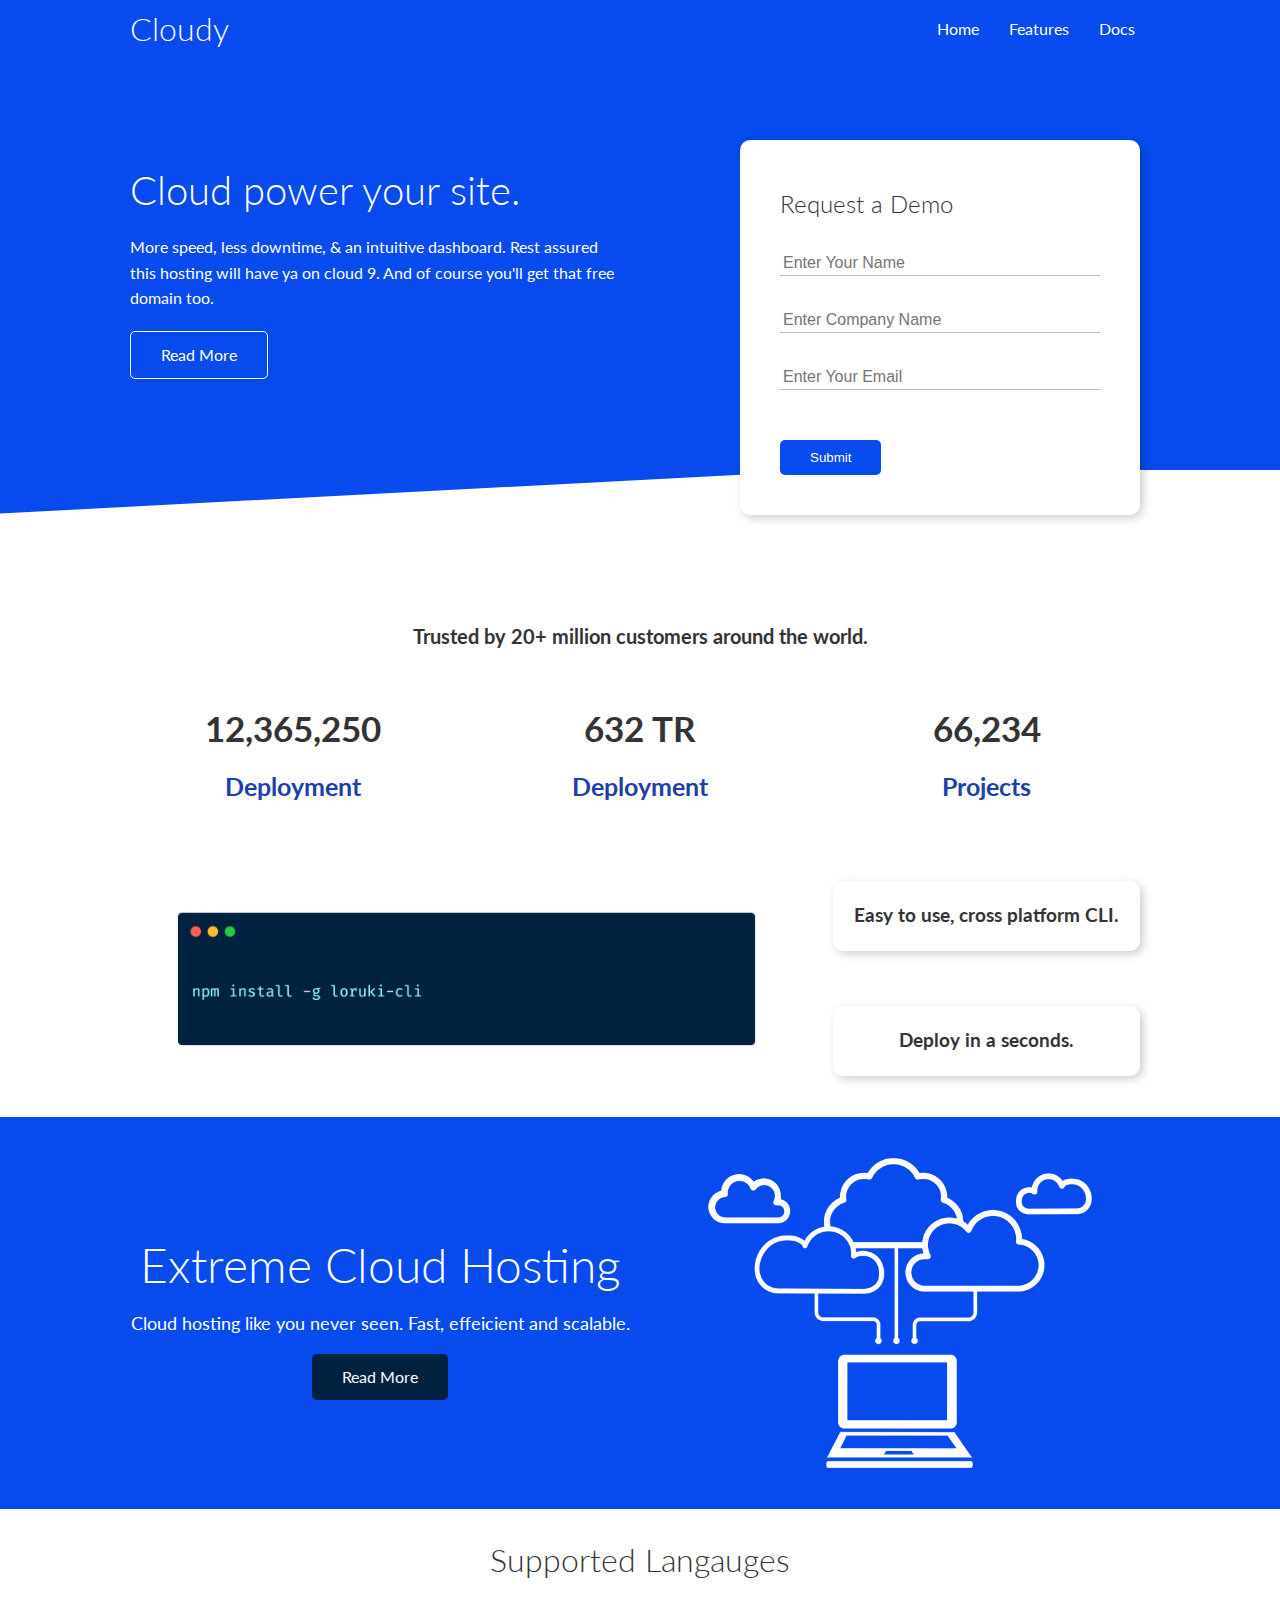
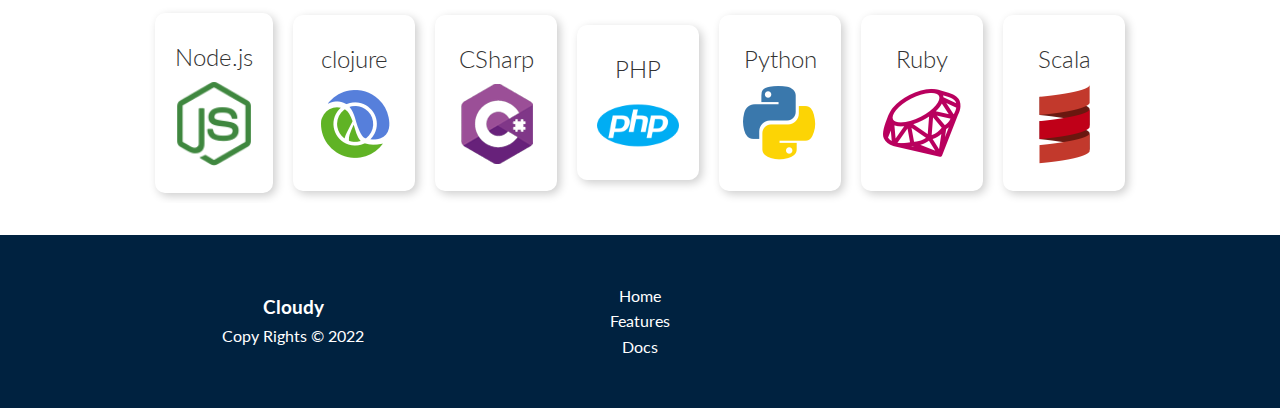
<file: index.html>
<!DOCTYPE html>
<html lang="en">
<head>
    <meta charset="UTF-8">
    <meta http-equiv="X-UA-Compatible" content="IE=edge">
    <meta name="viewport" content="width=device-width, initial-scale=1.0">
    <link rel="stylesheet" href="https://cdnjs.cloudflare.com/ajax/libs/font-awesome/6.1.1/css/all.min.css" integrity="sha512-KfkfwYDsLkIlwQp6LFnl8zNdLGxu9YAA1QvwINks4PhcElQSvqcyVLLD9aMhXd13uQjoXtEKNosOWaZqXgel0g==" crossorigin="anonymous" referrerpolicy="no-referrer" />
    <link rel="stylesheet" href="css/utilitiies.css">
    <link rel="stylesheet" href="css/style.css">
    <title>Cloudy | Cloud Hosting Services</title>
</head>
<body>
    <!-- Navbar-->
    <header class="navbar">
        <div class="container flex">
            <h1 class="logo"> Cloudy</h1>
            <nav>
                <ul>
                    <li><a href="index.html">Home</a></li>
                    <li><a href="features.html">Features</a></li>
                    <li><a href="docs.html">Docs</a></li>
                </ul>
            </nav>
        </div>
    </header>
    <main>
        <!-- Showcase-->
        <section class="showcase">
            <div class="container grid">
                <div class="showcase-text">
                    <h1>Cloud power your site.</h1>
                    <p>More speed, less downtime, & an intuitive dashboard. Rest assured this hosting will have ya on cloud 9.
                        And of course you'll get that free domain too.</p>
                    <a href="features.html" class="btn btn-outline">Read More</a>
                </div>
                <div class="showcase-form card">
                    <h2>Request a Demo</h2>
                    <form action="#" data-netlify="true"  method="POST" name="contact"
                    data-netlify-recaptcha="true">
                        <input type="hidden" name="form-name" value="contact">
                        <div class="form-control">
                            <input type="text" name="name" required placeholder="Enter Your Name">
                        </div>
                        <div class="form-control">
                            <input type="text" name="company" required placeholder="Enter Company Name">
                        </div>
                        <div class="form-control">
                            <input type="email" name="email" required placeholder="Enter Your Email">
                        </div>
                        <div data-netlify-recaptcha="true"></div>
                        <input type="submit" value="Submit"class="btn btn-primary">
                    </form>
                </div>
            </div>
        </section>
        <!-- Stats-->
        <section class="stats">
            <div class="container">
                <h3 class="stats-heading text-center my-1">
                    Trusted by 20+ million customers around the world.
                </h3>
                <div class="grid grid-3 text-center my-4">
                    <div>
                        <i class="fas fa-server fa-3x"></i>
                        <h3>12,365,250</h3>
                        <p class="text-secondary">
                            Deployment
                        </p>
                    </div>
                    <div>
                        <i class="fas fa-upload fa-3x"></i>
                        <h3>632 TR</h3>
                        <p class="text-secondary">
                            Deployment
                        </p>
                    </div>
                    <div>
                        <i class="fas fa-project-diagram fa-3x"></i>
                        <h3>66,234</h3>
                        <p class="text-secondary">
                            Projects
                        </p>
                    </div>
                </div>
            </div>
        </section>
        <!-- CLI-->
        <section class="cli">
            <div class="container grid">
                <img src="images/cli.png" alt="CLI IMAGE">
                <div class="card text-center">
                    <h3>Easy to use, cross platform CLI.</h3>
                </div>
                <div class="card text-center">
                    <h3>Deploy in a seconds.</h3>
                </div>
            </div>
        </section>
        <!-- Cloud-->
        <section class="cloud bg-primary my-2 py-2">
            <div class="container grid">
                <div class="text-center">
                    <h2 class="lg">Extreme Cloud Hosting</h2>
                    <p class="lead my-1">Cloud hosting like you never seen.
                        Fast, effeicient and scalable.
                    </p>
                        <a href="features.html" class="btn btn-dark">Read More</a>
                </div>
                <img src="images/cloud.png" alt="Cloud Image">
            </div>
        </section>
        <!-- Languages --> 
        <section class="languages my-3">
            <h2 class="md text-center my-2">
                Supported Langauges
            </h2>
            <div class="container flex">
                <div class="card">
                    <h2 class="text-center">Node.js</h2>
                    <img src="images/logos/node.png" alt="">
                </div>
                <div class="card">
                    <h2 class="text-center">clojure</h2>
                    <img src="images/logos/clojure.png" alt="">
                </div>
                <div class="card">
                    <h2 class="text-center">CSharp</h2>
                    <img src="images/logos/csharp.png" alt="">
                </div>
                <div class="card">
                    <h2 class="text-center">PHP</h2>
                    <img src="images/logos/php.png" alt="">
                </div>
                <div class="card">
                    <h2 class="text-center">Python</h2>
                    <img src="images/logos/python.png" alt="">
                </div>
                <div class="card">
                    <h2 class="text-center">Ruby</h2>
                    <img src="images/logos/ruby.png" alt="">
                </div>
                <div class="card">
                    <h2 class="text-center">Scala</h2>
                    <img src="images/logos/scala.png" alt="">
                </div>
            </div>
        </section>
    </main>
    <footer class="footer bg-dark py-4">
        <div class="container grid grid-3">
            <div class="text-center">
                <h3>Cloudy</h3>
                <div>Copy Rights &copy; 2022</div>
            </div>
            <nav class="text-center">
                <ul>
                    <li><a href="index.html">Home</a></li>
                    <li><a href="features.html">Features</a></li>
                    <li><a href="docs.html">Docs</a></li>
                </ul>
            </nav>
            <div class="social text-center">
                <a href="#"><i class="fab fa-facebook fa-2x"></i></a>
                <a href="#"><i class="fab fa-twitter fa-2x"></i></a>
                <a href="#"><i class="fab fa-github fa-2x"></i></a>
                <a href="#"><i class="fab fab fa-linkedin fa-2x"></i></a>
            </div>
        </div>

    </footer>
</body>
</html>
</file>
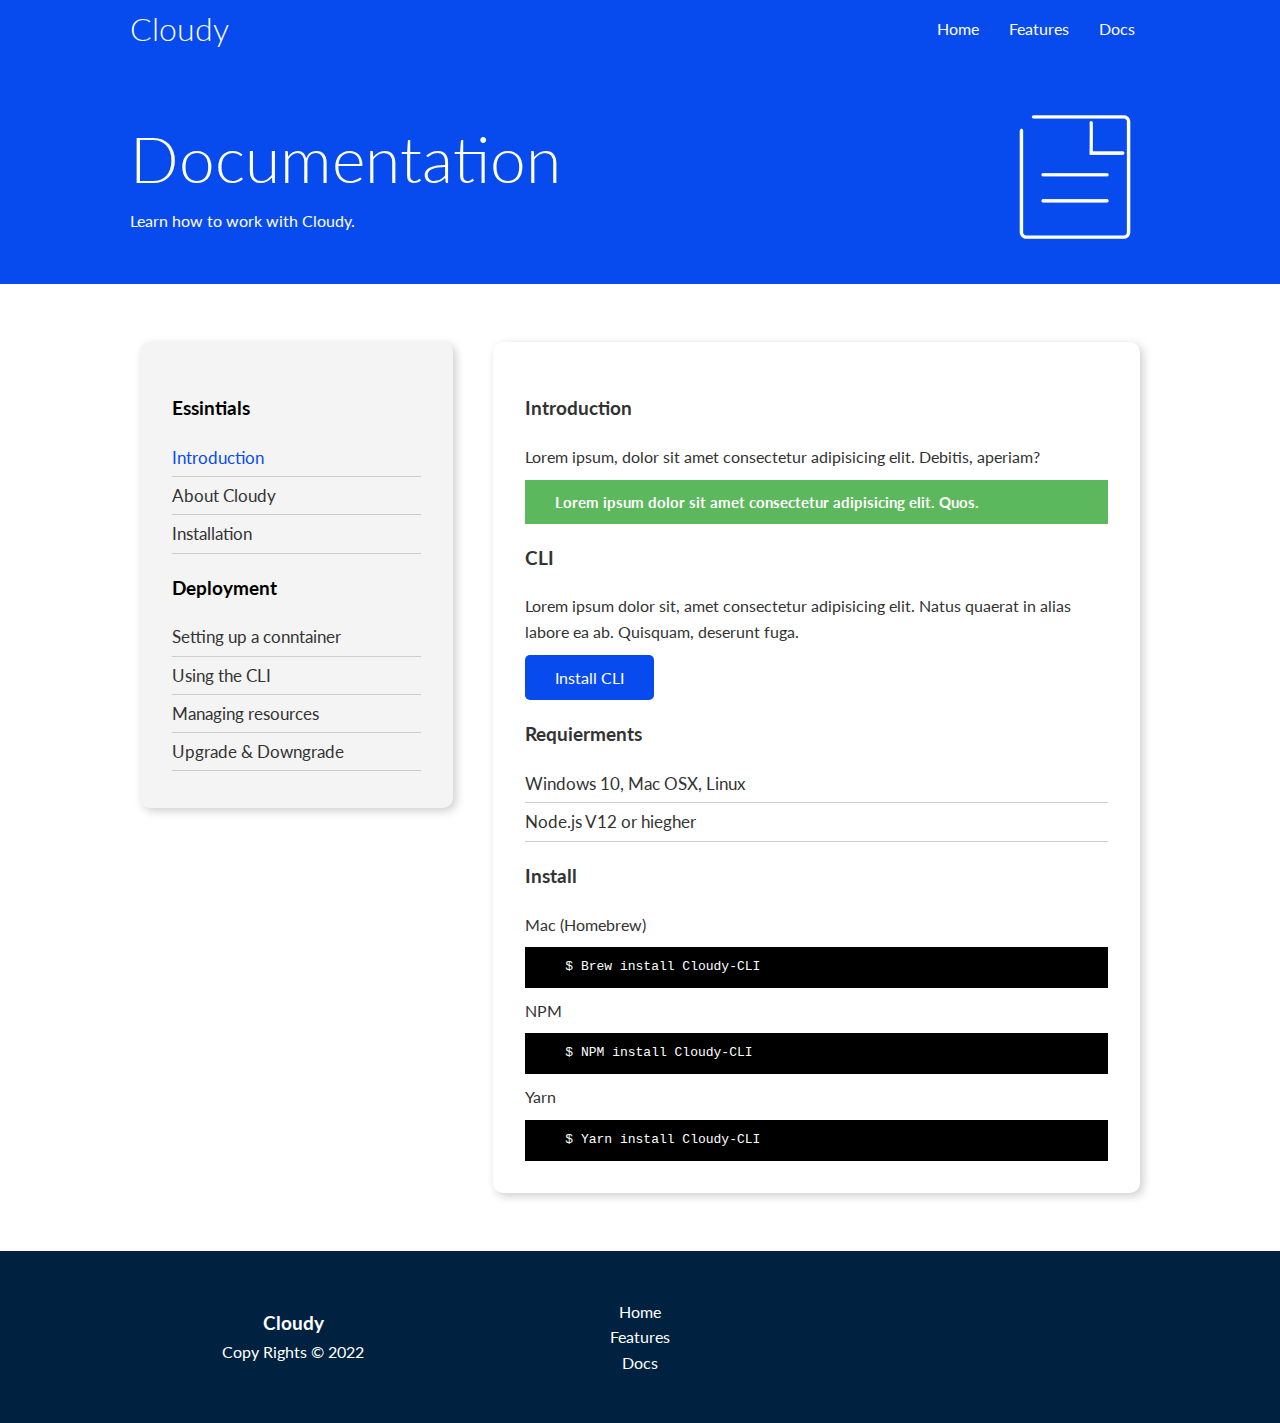
<file: docs.html>
<!DOCTYPE html>
<html lang="en">
<head>
    <meta charset="UTF-8">
    <meta http-equiv="X-UA-Compatible" content="IE=edge">
    <meta name="viewport" content="width=device-width, initial-scale=1.0">
    <link rel="stylesheet" href="https://cdnjs.cloudflare.com/ajax/libs/font-awesome/6.1.1/css/all.min.css" integrity="sha512-KfkfwYDsLkIlwQp6LFnl8zNdLGxu9YAA1QvwINks4PhcElQSvqcyVLLD9aMhXd13uQjoXtEKNosOWaZqXgel0g==" crossorigin="anonymous" referrerpolicy="no-referrer" />
    <link rel="stylesheet" href="css/utilitiies.css">
    <link rel="stylesheet" href="css/style.css">
    <title>Cloudy | Cloud Hosting Services</title>
</head>
<body>
    <!-- Navbar-->
    <header class="navbar">
        <div class="container flex">
            <h1 class="logo"> Cloudy</h1>
            <nav>
                <ul>
                    <li><a href="index.html">Home</a></li>
                    <li><a href="features.html">Features</a></li>
                    <li><a href="docs.html">Docs</a></li>
                </ul>
            </nav>
        </div>
    </header>
    <main>
        <section class="docs-head bg-primary py-3">
            <div class="container grid">
                <div class="text">
                    <h1 class="xl">
                        Documentation
                    </h1>
                    <p>
                        Learn how to work with Cloudy.
                    </p>
                </div>
                <img src="images/docs.png" alt="documentation photo">
            </div>
        </section>
        <!--Main head-->
        <section class="docs-mainhead py-4">
            <div class="container grid">
                <div class="left card bg-light p-3">
                    <h3>Essintials</h3>
                    <nav>
                        <ul>
                            <li><a class="text-primary" href="#">Introduction</a></li>
                            <li><a href="#">About Cloudy</a></li>
                            <li><a href="#">Installation</a></li>
                        </ul>
                    </nav>
                    <h3>Deployment</h3>
                    <nav>
                        <ul>
                            <li><a href="#">Setting up a conntainer</a></li>
                            <li><a href="#">Using the CLI</a></li>
                            <li><a href="#">Managing resources</a></li>
                            <li><a href="#">Upgrade & Downgrade</a></li>

                        </ul>
                    </nav>
                </div>
                <div class="right card p-3">
                    <h3>Introduction</h3>
                    <p>Lorem ipsum, dolor sit amet consectetur adipisicing elit.
                         Debitis, aperiam?</p>
                         <div class="alert alert-success">
                             <i class="fas fa-info"></i>
                             Lorem ipsum dolor sit amet consectetur adipisicing elit.
                              Quos.
                         </div>
                         <h3>CLI</h3>
                         <p>Lorem ipsum dolor sit, amet consectetur adipisicing elit. 
                             Natus quaerat in alias labore ea ab. Quisquam, deserunt fuga.</p>
                         <a href="#" class="btn btn-primary">Install CLI</a>
                         <h3>Requierments</h3>
                         <nav>
                             <ul>
                                 <li>Windows 10, Mac OSX, Linux </li>
                                 <li>Node.js V12 or hiegher</li>
                             </ul>
                         </nav>
                         <h3>Install</h3>
                         <p>Mac (Homebrew)</p>
                         <pre><code>$ Brew install Cloudy-CLI</code></pre>
                         <p>NPM</p>
                         <pre><code>$ NPM install Cloudy-CLI</code></pre>
                         <p>Yarn</p>
                         <pre><code>$ Yarn install Cloudy-CLI</code></pre>
                </div>
            </div>
        </section>
    </main>
    <footer class="footer bg-dark py-4">
        <div class="container grid grid-3">
            <div class="text-center">
                <h3>Cloudy</h3>
                <div>Copy Rights &copy; 2022</div>
            </div>
            <nav class="text-center">
                <ul>
                    <li><a href="index.html">Home</a></li>
                    <li><a href="features.html">Features</a></li>
                    <li><a href="docs.html">Docs</a></li>
                </ul>
            </nav>
            <div class="social text-center">
                <a href="#"><i class="fab fa-facebook fa-2x"></i></a>
                <a href="#"><i class="fab fa-twitter fa-2x"></i></a>
                <a href="#"><i class="fab fa-github fa-2x"></i></a>
                <a href="#"><i class="fab fab fa-linkedin fa-2x"></i></a>
            </div>
        </div>

    </footer>
</body>
</html>
</file>
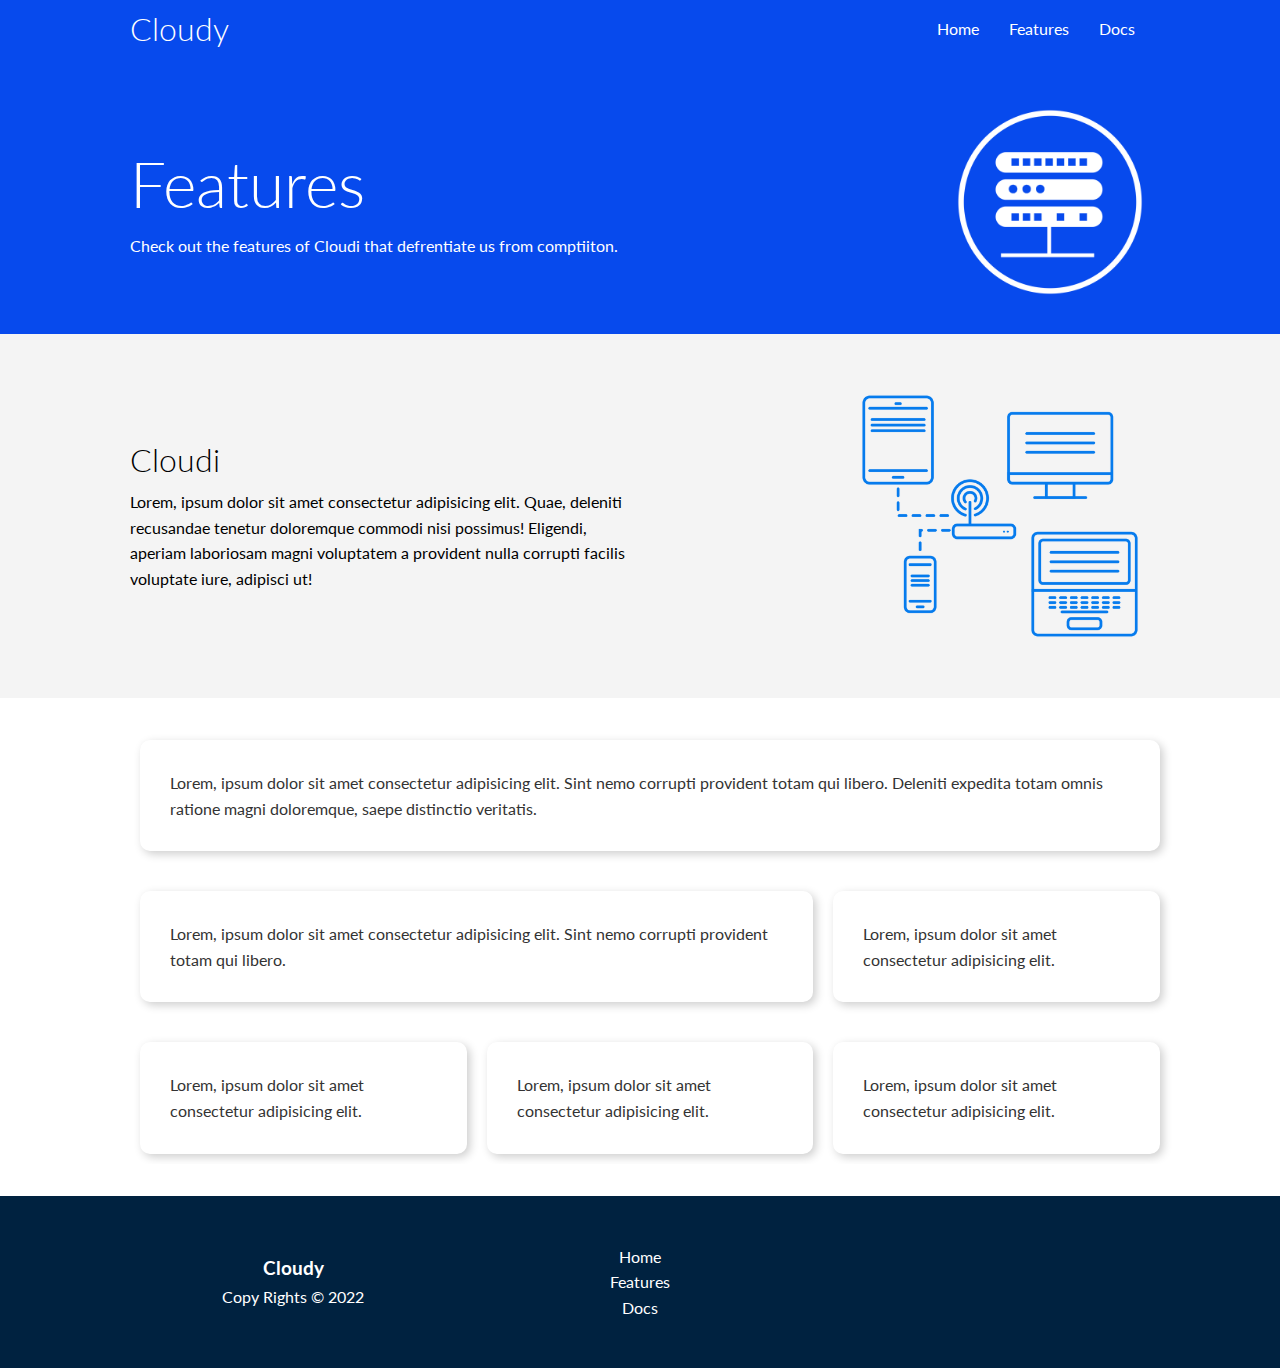
<file: features.html>
<!DOCTYPE html>
<html lang="en">
<head>
    <meta charset="UTF-8">
    <meta http-equiv="X-UA-Compatible" content="IE=edge">
    <meta name="viewport" content="width=device-width, initial-scale=1.0">
    <link rel="stylesheet" href="https://cdnjs.cloudflare.com/ajax/libs/font-awesome/6.1.1/css/all.min.css" integrity="sha512-KfkfwYDsLkIlwQp6LFnl8zNdLGxu9YAA1QvwINks4PhcElQSvqcyVLLD9aMhXd13uQjoXtEKNosOWaZqXgel0g==" crossorigin="anonymous" referrerpolicy="no-referrer" />
    <link rel="stylesheet" href="css/utilitiies.css">
    <link rel="stylesheet" href="css/style.css">
    <title>Cloudy | Cloud Hosting Services</title>
</head>
<body>
    <!-- Navbar-->
    <header class="navbar">
        <div class="container flex">
            <h1 class="logo"> Cloudy</h1>
            <nav>
                <ul>
                    <li><a href="index.html">Home</a></li>
                    <li><a href="features.html">Features</a></li>
                    <li><a href="docs.html">Docs</a></li>
                </ul>
            </nav>
        </div>
    </header>
    <main>
        <section class="features-head bg-primary py-3">
            <div class="container grid">
                <div class="text">
                    <h1 class="xl">
                        Features
                    </h1>
                    <p>
                        Check out the features of Cloudi that defrentiate us from
                        comptiiton.
                    </p>
                </div>
                <img src="images/server.png" alt="server photo">
            </div>
        </section>
        <section class="features-subhead py-3 bg-light">
            <div class="container grid">
                <div class="text">
                    <h1 class="md">Cloudi</h1>
                    <p>
                        Lorem, ipsum dolor sit amet consectetur adipisicing elit.
                         Quae, deleniti recusandae tenetur doloremque commodi nisi 
                         possimus! Eligendi, aperiam laboriosam magni voluptatem a 
                         provident nulla corrupti facilis voluptate iure, adipisci ut!
                    </p>
                </div>
                <img src="images/server2.png" alt="server image">
            </div>
        </section>
        <section class="features-info py-3">
            <div class="container grid">
                <div class="card first flex">
                    <i class="fas fa-server fa-3x"></i>
                    <p>Lorem, ipsum dolor sit amet consectetur adipisicing elit. Sint nemo corrupti 
                        provident totam qui libero. Deleniti expedita totam omnis ratione magni 
                        doloremque, saepe distinctio veritatis.</p>
                </div>
                <div class="card second flex">
                    <i class="fas fab fas fa-network-wired fa-3x"></i>
                    <p>Lorem, ipsum dolor sit amet consectetur adipisicing elit. Sint nemo corrupti 
                        provident totam qui libero.</p>
                </div>
                <div class="card third flex">
                    <i class="fas fas fas fa-code fa-3x"></i>
                    <p>Lorem, ipsum dolor sit amet consectetur adipisicing elit.</p>
                </div>
                <div class="card fourth flex">
                    <i class="fas fas fab fas fa-upload fa-3x"></i>
                    <p>Lorem, ipsum dolor sit amet consectetur adipisicing elit.</p>
                </div>
                <div class="card fifth flex">
                    <i class="fas fas fab fas fa-power-off fa-3x"></i>
                    <p>Lorem, ipsum dolor sit amet consectetur adipisicing elit.</p>
                </div>
                <div class="card third flex">
                    <i class="fas fas fa-database fa-3x"></i>
                    <p>Lorem, ipsum dolor sit amet consectetur adipisicing elit.</p>
                </div>
            </div>      
        
        </section>
    </main>
    <footer class="footer bg-dark py-4">
        <div class="container grid grid-3">
            <div class="text-center">
                <h3>Cloudy</h3>
                <div>Copy Rights &copy; 2022</div>
            </div>
            <nav class="text-center">
                <ul>
                    <li><a href="index.html">Home</a></li>
                    <li><a href="features.html">Features</a></li>
                    <li><a href="docs.html">Docs</a></li>
                </ul>
            </nav>
            <div class="social text-center">
                <a href="#"><i class="fab fa-facebook fa-2x"></i></a>
                <a href="#"><i class="fab fa-twitter fa-2x"></i></a>
                <a href="#"><i class="fab fa-github fa-2x"></i></a>
                <a href="#"><i class="fab fab fa-linkedin fa-2x"></i></a>
            </div>
        </div>

    </footer>
</body>
</html>
</file>
<file: css/utilitiies.css>
.container {
    max-width: 1100px;
    margin: 0 auto;
    padding: 0 40px;
    overflow: auto;
}

.flex {
    display: flex;
    width: 100%;
    justify-content: center;
    align-items: center;
}
.grid {
    display: grid;
    grid-template-columns: repeat(2, 1fr);
    gap: 20px;
    height: 100%;
    justify-content: center;
    align-items: center;
}
.grid-3{
    grid-template-columns: repeat(3, 1fr);
}
.card {
    background-color: #fff;
    color: #333;
    border-radius: 10px;
    box-shadow: 3px 3px 10px  rgba(0, 0, 0, 0.2) ;
    margin: 10px;
    padding: 20px;
}
.btn {
    display: inline-block;
    border-radius: 5px;
    padding: 10px 30px;
    border: none;
    cursor: pointer;
}
.btn-outline {
    background-color: transparent;
    color: #fff;
    border: 1px solid #fff;
}
.btn:hover {
    transform: scale(0.95);
}
.text-center {
    text-align: center;
}
/* backgrounds & colored buttons */ 
.bg-primary,
.btn-primary {
    background-color: var(--primary-color);
    color: #fff;
}
.bg-secondary,
.btn-secondary {
    background-color: var(--secondary-color);
    color: #fff;
}
.bg-dark,
.btn-dark {
    background-color: var(--dark-color);
    color: #fff;
}
.bg-light,
.btn-light {
    background-color: var(--light-color);
    color: #000;
}
.bg-primary a,
.btn-primary a,
.bg-secondary a,
.btn-secondary a,
.bg-dark a,
.btn-dark a {
    color: #fff;
}
/*alert*/
.alert {
    padding: 10px 20px;
    margin: 10px 0;
    font-weight: bold;
    font-size: 15px;
}
.alert i{
    margin-right: 10px;
    font-weight: bold;
}
.alert-success {
    background-color: var(--success-color);
    color: #fff;
}
/* Text Colors*/
.text-primary {
    color: var(--primary-color);
}
.text-secondary {
    color: var(--secondary-color);
}
.text-dark {
    color: var(--dark-color);
}
.text-light {
    color: var(--light-color);
}
.hidden{
    visibility: hidden;
    height: 0%;
}
/*Text Sizes*/
.lead{
    font-size: 18px;
}
.sm{
    font-size: 1rem;
}
.md{
    font-size: 2rem;
}
.lg{
    font-size: 3rem;
}
.xl{
    font-size: 4rem;
}
/* margin */
.m-1 {
    margin: 1rem;
}
.m-2 {
    margin: 1.5rem;
}
.m-3 {
    margin: 2rem;
}
.m-4 {
    margin: 3rem;
}
.m-5 {
    margin: 4rem;
}
.my-1 {
    margin: 1rem 0;
}
.my-2 {
    margin: 1.5rem 0;
}
.my-3 {
    margin: 2rem 0;
}
.my-4 {
    margin: 3rem 0;
}
.my-5 {
    margin: 4rem 0;
}
/* padding */
.p-1 {
    padding: 1rem;
}
.p-2 {
    padding: 1.5rem;
}
.p-3 {
    padding: 2rem;
}
.p-4 {
    padding: 3rem;
}
.p-5 {
    padding: 4rem;
}
.py-1 {
    padding: 1rem 0;
}
.py-2 {
    padding: 1.5rem 0;
}
.py-3 {
    padding: 2rem 0;
}
.py-4 {
    padding: 3rem 0;
}
.py-5 {
    padding: 4rem 0;
}
</file>
<file: css/style.css>
@import url('https://fonts.googleapis.com/css2?family=Lato:wght@300&display=swap');

:root{
    --primary-color: #074aed;
    --secondary-color: #1c3fa8;
    --dark-color: #002240;
    --light-color: #f4f4f4;
    --success-color: #5cb85c;
    --error-color: #d9534f;
}
/* Global Style */
* {
    box-sizing: border-box;
    margin: 0;
    padding: 0;
}
body {
    font-family: 'Lato', sans-serif;
    color: #333;
    line-height: 1.6;
}
h1,
h2 {
    font-weight: 300;
    line-height: 1.2;
    margin: 10px 0;
}
p {
    margin: 10px 0;
}
ul {
    list-style-type: none;
}
a {
    text-decoration: none;
    color: #333;
}
img {
    width: 100%;
}
code,
pre {
    padding: 10px 20px;
    background-color: black;
    color: #fff;
    width: 100%;
}

/* Navbar */
.navbar {
    background-color: var(--primary-color);
    height: 70px;
    color: #fff;
}
.navbar .flex {
    justify-content: space-between;
}
.navbar ul {
    display: flex;
}
.navbar ul a {
    color: #fff;
    padding: 10px;
    margin: 0 5px;
}
.navbar ul a:hover {
    border-bottom: 2px #fff solid;
}
/* Showcase */
.showcase {
    height: 400px;
    background-color: var(--primary-color);
    color:#fff;
    position: relative;
    padding-bottom: 100px;
}
.showcase-text{
    animation: slideFromLeft 1s ease-in ; 
}
.showcase-form.card{
    animation: slideFromRight 1s ease-in ; 
}
.showcase::after {
    content: "";
    position: absolute;
    bottom: -10px;
    left: 0;
    right: 0;
    background-color: var(--primary-color);
    height: 50px;
    transform: skewy(-3deg);
    -webkit-transform: skewy(-3deg);
    -moz-transform: skewy(-3deg);
    -ms-transform: skewy(-3deg);

}
.showcase h1 {
    font-size: 40px
}
.showcase p {
    margin: 20px 0;
}
.showcase .grid {
    gap: 50px;
    overflow: visible;
}
.showcase-form{
    position: relative;
    top: 60px;
    width: 400px;
    z-index: 100;
    justify-self: flex-end;
    padding: 40px;
}
.showcase-form .form-control {
    margin: 30px 0;
}
.showcase-form .form-control input[type="text"],
.showcase-form .form-control input[type="email"] {
    width: 100%;
    border: none;
    border-bottom: 1px solid #b4becb;
    padding: 3px;
    font-size: 16px;
}   
.showcase-form.card input[type="submit"]{ 
    margin-top: 20px;
}
.showcase-form  input:focus {
    outline: none;
}
/* stats */
.stats {
    padding-top: 150px;
}
.stats-heading {
    font-size: 20px ;
    max-width: 500px;
    margin: auto;
}
.stats .grid h3 {
    font-size: 35px;
}
.stats .grid p {
    font-size: 25px;
    font-weight: bold;
}
/* CLI */
.cli .grid {
    grid-template-columns: repeat(3, 1fr);
    grid-template-rows: repeat(2, 1fr);
}
.cli .grid > *:first-child {
    grid-column: 1/ span 2;
    grid-row: 1 / span 2;
}
/* languages*/
.languages .flex {
    flex-wrap: wrap;

}
.languages .card {
    max-width: 122px;
    transition: 0.2s ease-in;
}
.languages .card:hover {
    transform: translateY(-10px);
}
/* features */
/* features-head */ 

.features-head img {
    max-width: 200px;
    justify-self: end;
}


/* features-subhead */ 
.features-subhead img {
    max-width: 300px;
    justify-self: end;
}
/* Documentation*/
/* docs-head */ 
.docs-head img {
    max-width: 150px;
    justify-self: end;
} 
.docs-mainhead h3{
    margin: 20px 0;
}
.docs-mainhead .grid{
    grid-template-columns: 1fr 2fr;
    align-items: flex-start;
} 
.docs-mainhead ul li {
    border-bottom: 1px solid #ccc;
    font-size: 17px;
    padding-bottom: 5px;
    margin-bottom: 5px;
}
.docs-mainhead ul li a:hover {
    font-weight: bold;
}

/* features-info*/
.features-info .card > i {
    margin-right: 10px;
}
.features-info .card.flex {
    justify-content: start;
}
.features-info .grid {
    grid-template-columns: repeat(3, 1fr);
    grid-template-rows: repeat(3, 1fr);
}
.features-info .grid > *:first-child {
    grid-column:  1/ span 3;
}
.features-info .grid > *:nth-child(2) {
    grid-column:  1/ span 2;
}
/* footer */
.footer .social a {
    margin: 0 10px;
}
/* Animations */

@keyframes slideFromLeft {

    0% {
        transform: translateX(-110%);
      }
    
      100% {
        transform: translateX(0);
      }
  }
  @keyframes slideFromRight {
      from {
          transform: translateX(110%);
      }
      to {
        transform: translateX(0);
    }
  }

/* Media Queries*/
/* Tablets */
@media(max-width: 768px) {
    .grid,
    .showcase .grid, 
    .cli .grid,
    .docs-head .grid,
    .docs-mainhead .grid,
    .features-info .grid {
        grid-template-columns: 1fr;
        grid-template-rows: 1fr;
    }
    .showcase {
        height: auto;
    }
    .showcase-text {
        text-align: center;
        margin-top: 40px;
    }
 
    .showcase-form {
        justify-self: center;
        margin: auto;
    }
    .stats {
        margin-top: 40px;
    }
    .cli .grid > *:first-child {
        grid-column: 1;
        grid-row: 1;
    }
    .cloud img {
        max-width: 50%;
        justify-self: center;
    }
    .docs-head,
    .docs-mainhead,
    .features-head,
    .features-subhead,
    .features-info {
        text-align: center;
    }
    .docs-head img,
    .docs-mainhead img,
    .features-head img,
    .features-subhead img,
    .features-info img {
        justify-self: center;
    }
    .features-info .grid > *:first-child,
    .features-info .grid > *:nth-child(2) {
        grid-column:  1;
    }
}
/* Mobiles */ 
@media(max-width: 500px) {

    .navbar {
        height: auto;
        
    }
    .navbar .flex {
        flex-direction: column;
    }
    .navbar ul {
        padding: 15px 0;
    }
    .navbar ul li {
        background-color: rgba(0, 0, 0, 0.1);
    }
}
</file>
